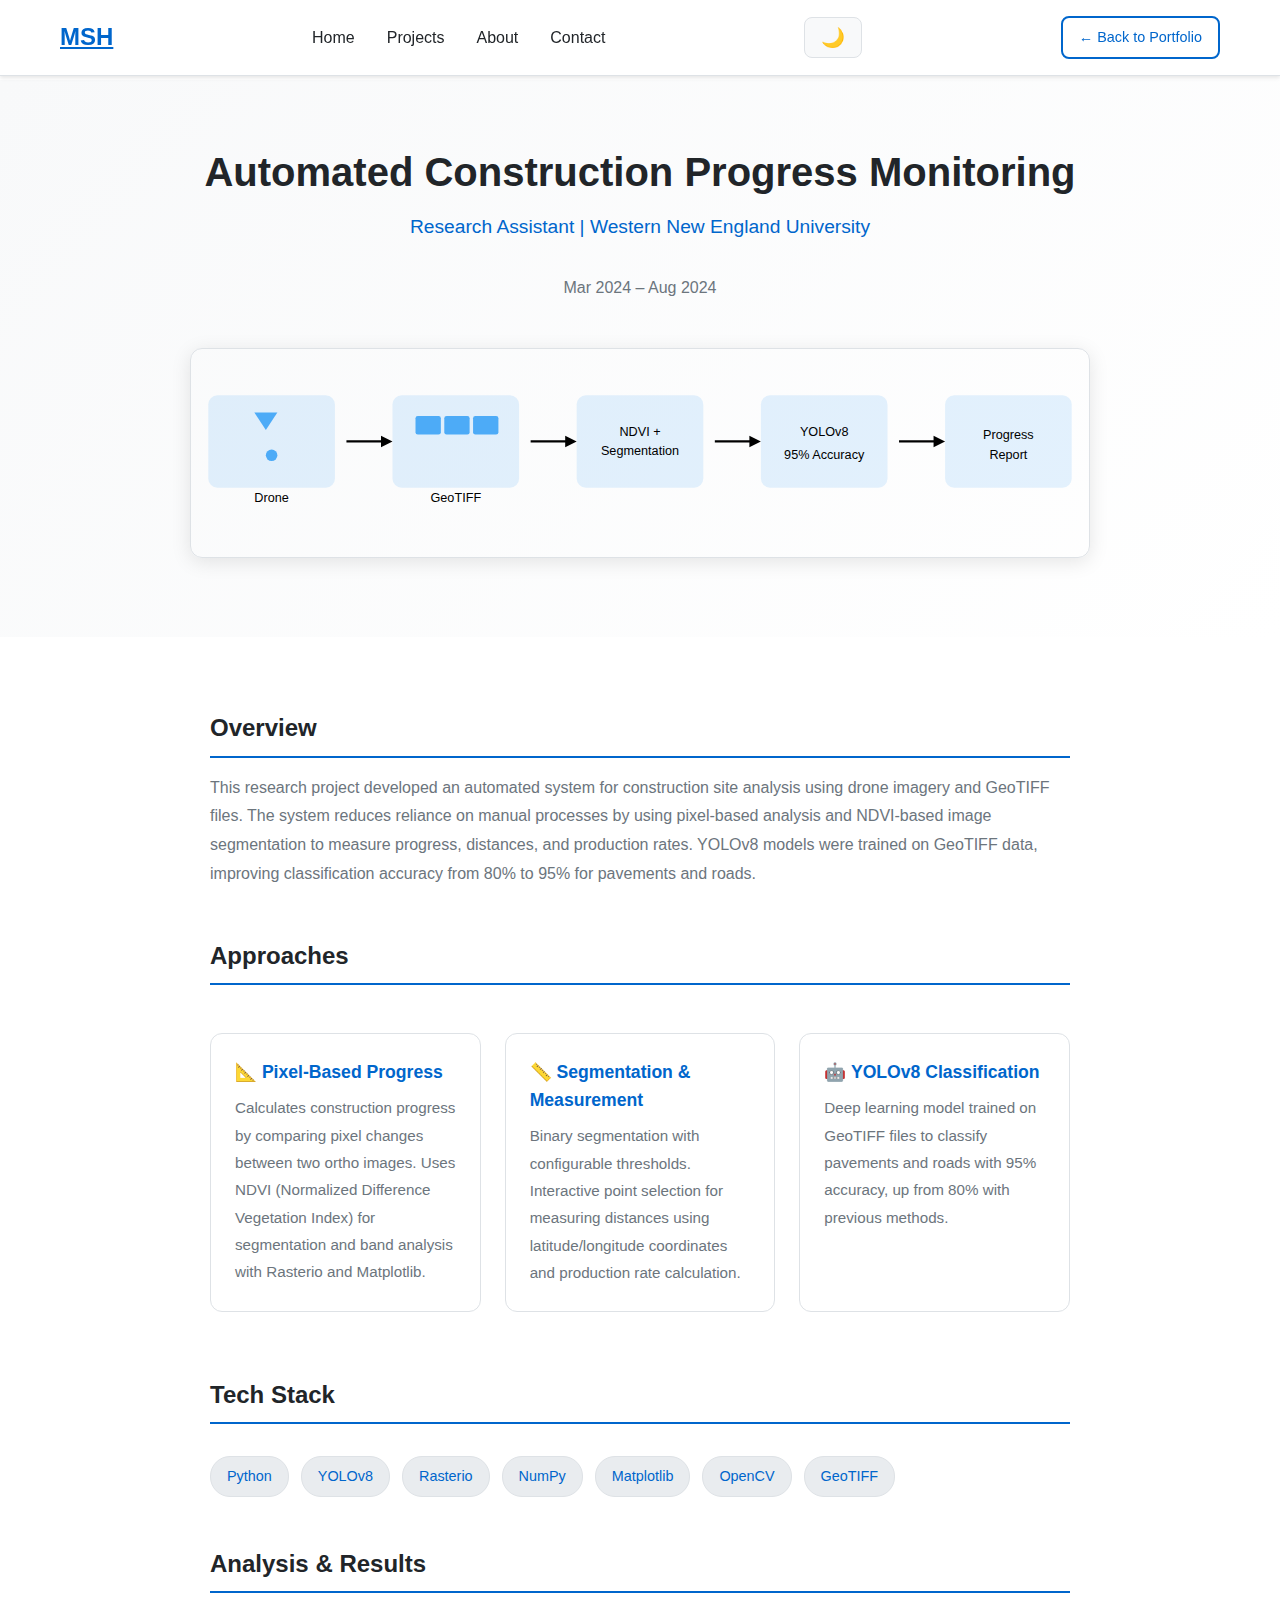
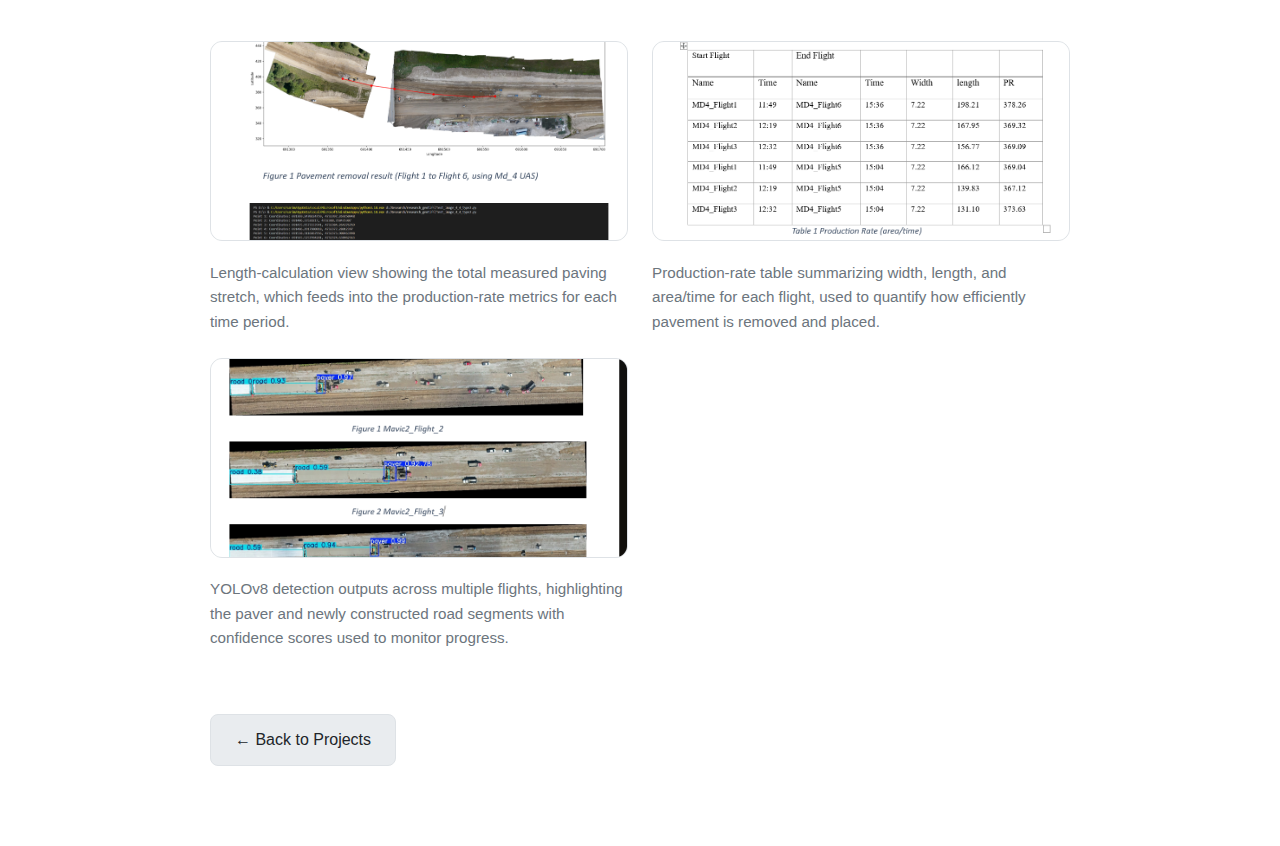
<file: projects/construction/index.html>
<!DOCTYPE html>
<html lang="en">
<head>
    <meta charset="UTF-8">
    <meta name="viewport" content="width=device-width, initial-scale=1.0">
    <title>Construction Progress Monitoring | Mohammed Sarim Hani</title>
    <link rel="stylesheet" href="../../style.css">
    <link rel="stylesheet" href="../project-style.css">
</head>
<body>
    <nav class="navbar">
        <div class="nav-container">
            <a href="../../index.html" class="nav-logo">MSH</a>
            <ul class="nav-menu">
                <li><a href="../../index.html#home" class="nav-link">Home</a></li>
                <li><a href="../../index.html#projects" class="nav-link">Projects</a></li>
                <li><a href="../../index.html#about" class="nav-link">About</a></li>
                <li><a href="../../index.html#contact" class="nav-link">Contact</a></li>
            </ul>
            <button class="theme-toggle" id="theme-toggle" aria-label="Toggle theme"><span class="theme-icon">🌙</span></button>
            <a href="../../index.html" class="btn btn-secondary" style="padding: 0.5rem 1rem; font-size: 0.9rem;">← Back to Portfolio</a>
        </div>
    </nav>

    <main class="project-page">
        <section class="project-hero">
            <h1>Automated Construction Progress Monitoring</h1>
            <p class="project-tagline">Research Assistant | Western New England University</p>
            <p style="color: var(--text-secondary); max-width: 600px; margin: 0 auto 1rem;">Mar 2024 – Aug 2024</p>
            
            <!-- Workflow diagram - helps new users understand the project -->
            <img src="../../assets/images/construction-workflow.svg" alt="Construction monitoring workflow: Drone Imagery → GeoTIFF → NDVI Segmentation → YOLOv8 → Progress Report" class="project-hero-image">
        </section>

        <div class="project-content">
            <h2>Overview</h2>
            <p>
                This research project developed an automated system for construction site analysis using drone imagery and GeoTIFF files. 
                The system reduces reliance on manual processes by using pixel-based analysis and NDVI-based image segmentation to measure 
                progress, distances, and production rates. YOLOv8 models were trained on GeoTIFF data, improving classification accuracy 
                from 80% to 95% for pavements and roads.
            </p>

            <h2>Approaches</h2>
            <div class="project-features">
                <div class="project-feature">
                    <h3>📐 Pixel-Based Progress</h3>
                    <p>Calculates construction progress by comparing pixel changes between two ortho images. Uses NDVI (Normalized Difference Vegetation Index) for segmentation and band analysis with Rasterio and Matplotlib.</p>
                </div>
                <div class="project-feature">
                    <h3>📏 Segmentation & Measurement</h3>
                    <p>Binary segmentation with configurable thresholds. Interactive point selection for measuring distances using latitude/longitude coordinates and production rate calculation.</p>
                </div>
                <div class="project-feature">
                    <h3>🤖 YOLOv8 Classification</h3>
                    <p>Deep learning model trained on GeoTIFF files to classify pavements and roads with 95% accuracy, up from 80% with previous methods.</p>
                </div>
            </div>

            <h2>Tech Stack</h2>
            <div class="project-tech-stack">
                <span class="project-tech-tag">Python</span>
                <span class="project-tech-tag">YOLOv8</span>
                <span class="project-tech-tag">Rasterio</span>
                <span class="project-tech-tag">NumPy</span>
                <span class="project-tech-tag">Matplotlib</span>
                <span class="project-tech-tag">OpenCV</span>
                <span class="project-tech-tag">GeoTIFF</span>
            </div>

            <h2>Analysis & Results</h2>
            <div class="project-image-grid">
                <figure>
                    <img src="../../assets/images/Screenshot 2026-02-04 071525.png" 
                         alt="Total length measurement overlay across construction area" 
                         class="project-detail-image">
                    <figcaption style="margin-top:0.75rem; color: var(--text-secondary); font-size: 0.95rem;">
                        Length‑calculation view showing the total measured paving stretch, which feeds into the production‑rate metrics for each time period.
                    </figcaption>
                </figure>
                <figure>
                    <img src="../../assets/images/Screenshot 2026-02-04 071756.png" 
                         alt="Production rate time sheet for each flight" 
                         class="project-detail-image">
                    <figcaption style="margin-top:0.75rem; color: var(--text-secondary); font-size: 0.95rem;">
                        Production‑rate table summarizing width, length, and area/time for each flight, used to quantify how efficiently pavement is removed and placed.
                    </figcaption>
                </figure>
                <figure>
                    <img src="../../assets/images/Screenshot 2026-02-04 070837.png" 
                         alt="YOLO-based detection of paver and road sections across multiple flights" 
                         class="project-detail-image">
                    <figcaption style="margin-top:0.75rem; color: var(--text-secondary); font-size: 0.95rem;">
                        YOLOv8 detection outputs across multiple flights, highlighting the paver and newly constructed road segments with confidence scores used to monitor progress.
                    </figcaption>
                </figure>
            </div>

            <div class="project-links">
                <a href="../../index.html#projects" class="btn btn-back">← Back to Projects</a>
            </div>
        </div>
    </main>
    <script>
        (function(){var t=localStorage.getItem('theme')||(window.matchMedia('(prefers-color-scheme:dark)').matches?'dark':'light');document.documentElement.setAttribute('data-theme',t);document.querySelector('.theme-icon').textContent=t==='dark'?'☀️':'🌙';document.getElementById('theme-toggle').onclick=function(){var n=document.documentElement.getAttribute('data-theme')==='dark'?'light':'dark';document.documentElement.setAttribute('data-theme',n);localStorage.setItem('theme',n);document.querySelector('.theme-icon').textContent=n==='dark'?'☀️':'🌙';};})();
    </script>
</body>
</html>
</file>
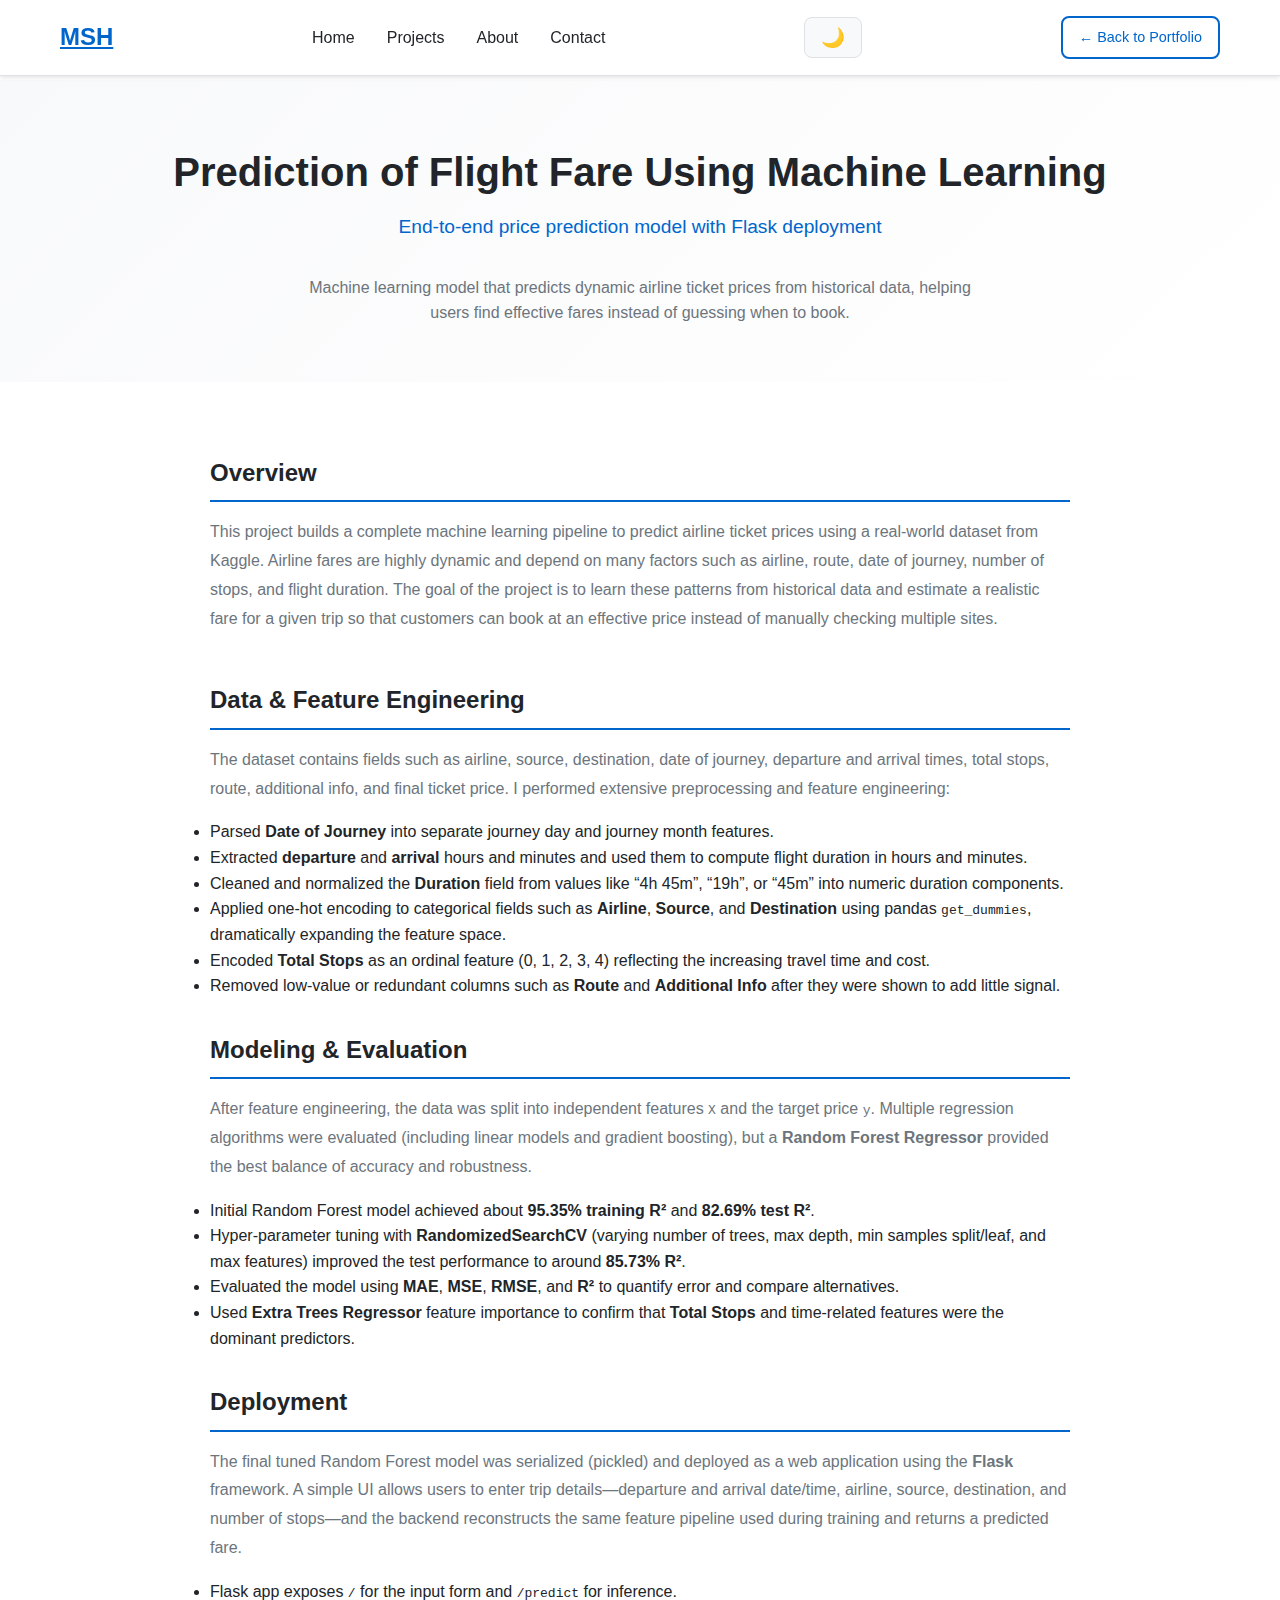
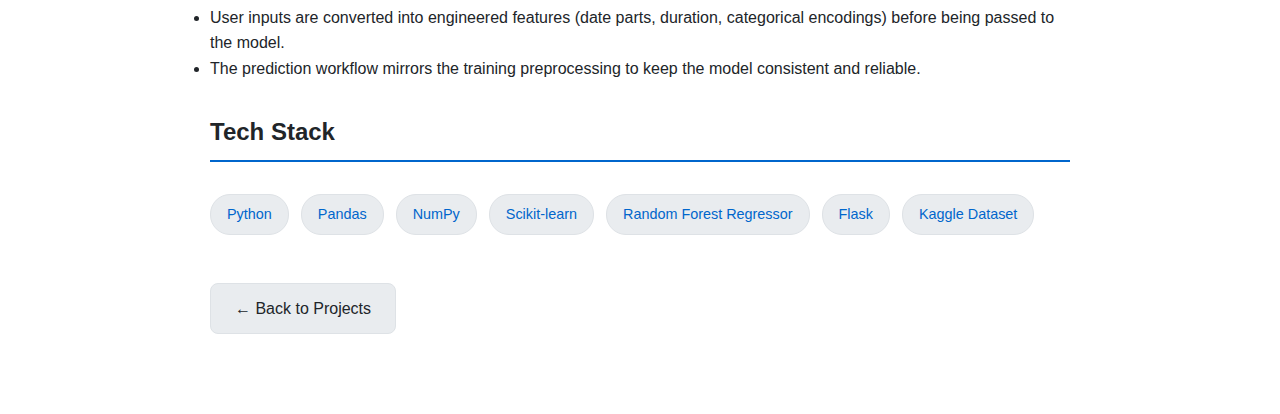
<file: projects/flight-fare/index.html>
<!DOCTYPE html>
<html lang="en">
<head>
    <meta charset="UTF-8">
    <meta name="viewport" content="width=device-width, initial-scale=1.0">
    <title>Flight Fare Prediction | Mohammed Sarim Hani</title>
    <link rel="stylesheet" href="../../style.css">
    <link rel="stylesheet" href="../project-style.css">
</head>
<body>
    <nav class="navbar">
        <div class="nav-container">
            <a href="../../index.html" class="nav-logo">MSH</a>
            <ul class="nav-menu">
                <li><a href="../../index.html#home" class="nav-link">Home</a></li>
                <li><a href="../../index.html#projects" class="nav-link">Projects</a></li>
                <li><a href="../../index.html#about" class="nav-link">About</a></li>
                <li><a href="../../index.html#contact" class="nav-link">Contact</a></li>
            </ul>
            <button class="theme-toggle" id="theme-toggle" aria-label="Toggle theme"><span class="theme-icon">🌙</span></button>
            <a href="../../index.html" class="btn btn-secondary" style="padding: 0.5rem 1rem; font-size: 0.9rem;">← Back to Portfolio</a>
        </div>
    </nav>

    <main class="project-page">
        <section class="project-hero">
            <h1>Prediction of Flight Fare Using Machine Learning</h1>
            <p class="project-tagline">End‑to‑end price prediction model with Flask deployment</p>
            <p style="color: var(--text-secondary); max-width: 700px; margin: 0 auto 1rem;">
                Machine learning model that predicts dynamic airline ticket prices from historical data, helping users find effective fares
                instead of guessing when to book.
            </p>
        </section>

        <div class="project-content">
            <h2>Overview</h2>
            <p>
                This project builds a complete machine learning pipeline to predict airline ticket prices using a real‑world dataset
                from Kaggle. Airline fares are highly dynamic and depend on many factors such as airline, route, date of journey,
                number of stops, and flight duration. The goal of the project is to learn these patterns from historical data and
                estimate a realistic fare for a given trip so that customers can book at an effective price instead of manually
                checking multiple sites.
            </p>

            <h2>Data & Feature Engineering</h2>
            <p>
                The dataset contains fields such as airline, source, destination, date of journey, departure and arrival times,
                total stops, route, additional info, and final ticket price. I performed extensive preprocessing and feature
                engineering:
            </p>
            <ul>
                <li>Parsed <strong>Date of Journey</strong> into separate journey day and journey month features.</li>
                <li>Extracted <strong>departure</strong> and <strong>arrival</strong> hours and minutes and used them to compute flight duration in hours and minutes.</li>
                <li>Cleaned and normalized the <strong>Duration</strong> field from values like “4h 45m”, “19h”, or “45m” into numeric duration components.</li>
                <li>Applied one‑hot encoding to categorical fields such as <strong>Airline</strong>, <strong>Source</strong>, and <strong>Destination</strong> using pandas
                    <code>get_dummies</code>, dramatically expanding the feature space.</li>
                <li>Encoded <strong>Total Stops</strong> as an ordinal feature (0, 1, 2, 3, 4) reflecting the increasing travel time and cost.</li>
                <li>Removed low‑value or redundant columns such as <strong>Route</strong> and <strong>Additional Info</strong> after they were shown to add little signal.</li>
            </ul>

            <h2>Modeling & Evaluation</h2>
            <p>
                After feature engineering, the data was split into independent features <code>X</code> and the target price <code>y</code>. Multiple
                regression algorithms were evaluated (including linear models and gradient boosting), but a
                <strong>Random Forest Regressor</strong> provided the best balance of accuracy and robustness.
            </p>
            <ul>
                <li>Initial Random Forest model achieved about <strong>95.35% training R²</strong> and <strong>82.69% test R²</strong>.</li>
                <li>Hyper‑parameter tuning with <strong>RandomizedSearchCV</strong> (varying number of trees, max depth, min samples split/leaf, and max features) improved the test performance to around <strong>85.73% R²</strong>.</li>
                <li>Evaluated the model using <strong>MAE</strong>, <strong>MSE</strong>, <strong>RMSE</strong>, and <strong>R²</strong> to quantify error and compare alternatives.</li>
                <li>Used <strong>Extra Trees Regressor</strong> feature importance to confirm that <strong>Total Stops</strong> and time‑related features were the dominant predictors.</li>
            </ul>

            <h2>Deployment</h2>
            <p>
                The final tuned Random Forest model was serialized (pickled) and deployed as a web application using the
                <strong>Flask</strong> framework. A simple UI allows users to enter trip details—departure and arrival date/time, airline,
                source, destination, and number of stops—and the backend reconstructs the same feature pipeline used during
                training and returns a predicted fare.
            </p>
            <ul>
                <li>Flask app exposes <code>/</code> for the input form and <code>/predict</code> for inference.</li>
                <li>User inputs are converted into engineered features (date parts, duration, categorical encodings) before being passed to the model.</li>
                <li>The prediction workflow mirrors the training preprocessing to keep the model consistent and reliable.</li>
            </ul>

            <h2>Tech Stack</h2>
            <div class="project-tech-stack">
                <span class="project-tech-tag">Python</span>
                <span class="project-tech-tag">Pandas</span>
                <span class="project-tech-tag">NumPy</span>
                <span class="project-tech-tag">Scikit‑learn</span>
                <span class="project-tech-tag">Random Forest Regressor</span>
                <span class="project-tech-tag">Flask</span>
                <span class="project-tech-tag">Kaggle Dataset</span>
            </div>

            <div class="project-links">
                <a href="../../index.html#projects" class="btn btn-back">← Back to Projects</a>
            </div>
        </div>
    </main>
    <script>
        (function(){var t=localStorage.getItem('theme')||(window.matchMedia('(prefers-color-scheme:dark)').matches?'dark':'light');document.documentElement.setAttribute('data-theme',t);document.querySelector('.theme-icon').textContent=t==='dark'?'☀️':'🌙';document.getElementById('theme-toggle').onclick=function(){var n=document.documentElement.getAttribute('data-theme')==='dark'?'light':'dark';document.documentElement.setAttribute('data-theme',n);localStorage.setItem('theme',n);document.querySelector('.theme-icon').textContent=n==='dark'?'☀️':'🌙';};})();
    </script>
</body>
</html>
</file>
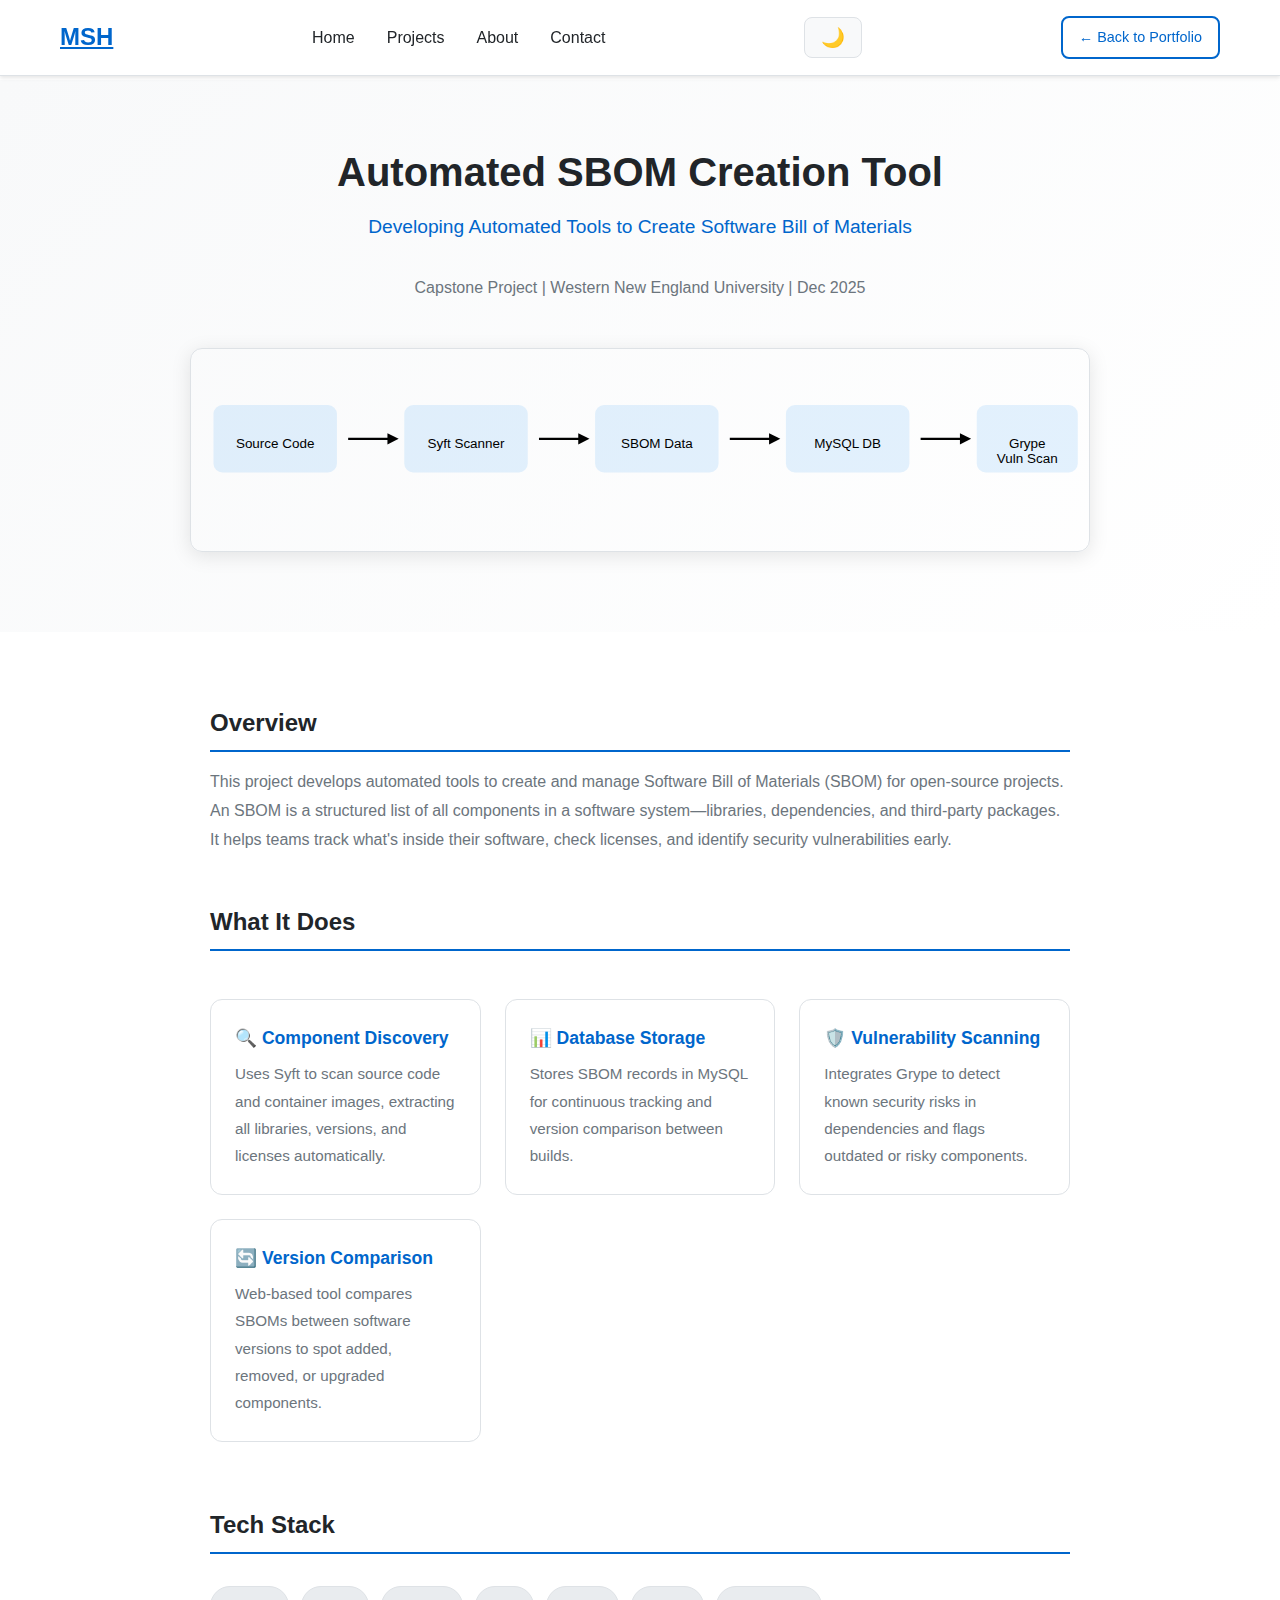
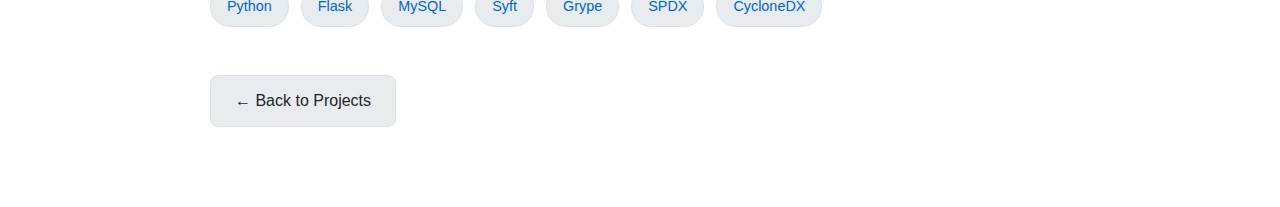
<file: projects/sbom/index.html>
<!DOCTYPE html>
<html lang="en">
<head>
    <meta charset="UTF-8">
    <meta name="viewport" content="width=device-width, initial-scale=1.0">
    <title>SBOM Creation Tool | Mohammed Sarim Hani</title>
    <link rel="stylesheet" href="../../style.css">
    <link rel="stylesheet" href="../project-style.css">
</head>
<body>
    <nav class="navbar">
        <div class="nav-container">
            <a href="../../index.html" class="nav-logo">MSH</a>
            <ul class="nav-menu">
                <li><a href="../../index.html#home" class="nav-link">Home</a></li>
                <li><a href="../../index.html#projects" class="nav-link">Projects</a></li>
                <li><a href="../../index.html#about" class="nav-link">About</a></li>
                <li><a href="../../index.html#contact" class="nav-link">Contact</a></li>
            </ul>
            <button class="theme-toggle" id="theme-toggle" aria-label="Toggle theme"><span class="theme-icon">🌙</span></button>
            <a href="../../index.html" class="btn btn-secondary" style="padding: 0.5rem 1rem; font-size: 0.9rem;">← Back to Portfolio</a>
        </div>
    </nav>

    <main class="project-page">
        <section class="project-hero">
            <h1>Automated SBOM Creation Tool</h1>
            <p class="project-tagline">Developing Automated Tools to Create Software Bill of Materials</p>
            <p style="color: var(--text-secondary); max-width: 600px; margin: 0 auto 1rem;">Capstone Project | Western New England University | Dec 2025</p>
            
            <!-- Workflow diagram - helps new users understand the project -->
            <img src="../../assets/images/sbom-workflow.svg" alt="SBOM workflow: Source Code → Syft → SBOM Data → MySQL DB → Grype Vulnerability Scan" class="project-hero-image">
        </section>

        <div class="project-content">
            <h2>Overview</h2>
            <p>
                This project develops automated tools to create and manage Software Bill of Materials (SBOM) for open-source projects. 
                An SBOM is a structured list of all components in a software system—libraries, dependencies, and third-party packages. 
                It helps teams track what's inside their software, check licenses, and identify security vulnerabilities early.
            </p>

            <h2>What It Does</h2>
            <div class="project-features">
                <div class="project-feature">
                    <h3>🔍 Component Discovery</h3>
                    <p>Uses Syft to scan source code and container images, extracting all libraries, versions, and licenses automatically.</p>
                </div>
                <div class="project-feature">
                    <h3>📊 Database Storage</h3>
                    <p>Stores SBOM records in MySQL for continuous tracking and version comparison between builds.</p>
                </div>
                <div class="project-feature">
                    <h3>🛡️ Vulnerability Scanning</h3>
                    <p>Integrates Grype to detect known security risks in dependencies and flags outdated or risky components.</p>
                </div>
                <div class="project-feature">
                    <h3>🔄 Version Comparison</h3>
                    <p>Web-based tool compares SBOMs between software versions to spot added, removed, or upgraded components.</p>
                </div>
            </div>

            <h2>Tech Stack</h2>
            <div class="project-tech-stack">
                <span class="project-tech-tag">Python</span>
                <span class="project-tech-tag">Flask</span>
                <span class="project-tech-tag">MySQL</span>
                <span class="project-tech-tag">Syft</span>
                <span class="project-tech-tag">Grype</span>
                <span class="project-tech-tag">SPDX</span>
                <span class="project-tech-tag">CycloneDX</span>
            </div>

            <div class="project-links">
                <a href="../../index.html#projects" class="btn btn-back">← Back to Projects</a>
            </div>
        </div>
    </main>
    <script>
        (function(){var t=localStorage.getItem('theme')||(window.matchMedia('(prefers-color-scheme:dark)').matches?'dark':'light');document.documentElement.setAttribute('data-theme',t);document.querySelector('.theme-icon').textContent=t==='dark'?'☀️':'🌙';document.getElementById('theme-toggle').onclick=function(){var n=document.documentElement.getAttribute('data-theme')==='dark'?'light':'dark';document.documentElement.setAttribute('data-theme',n);localStorage.setItem('theme',n);document.querySelector('.theme-icon').textContent=n==='dark'?'☀️':'🌙';};})();
    </script>
</body>
</html>
</file>
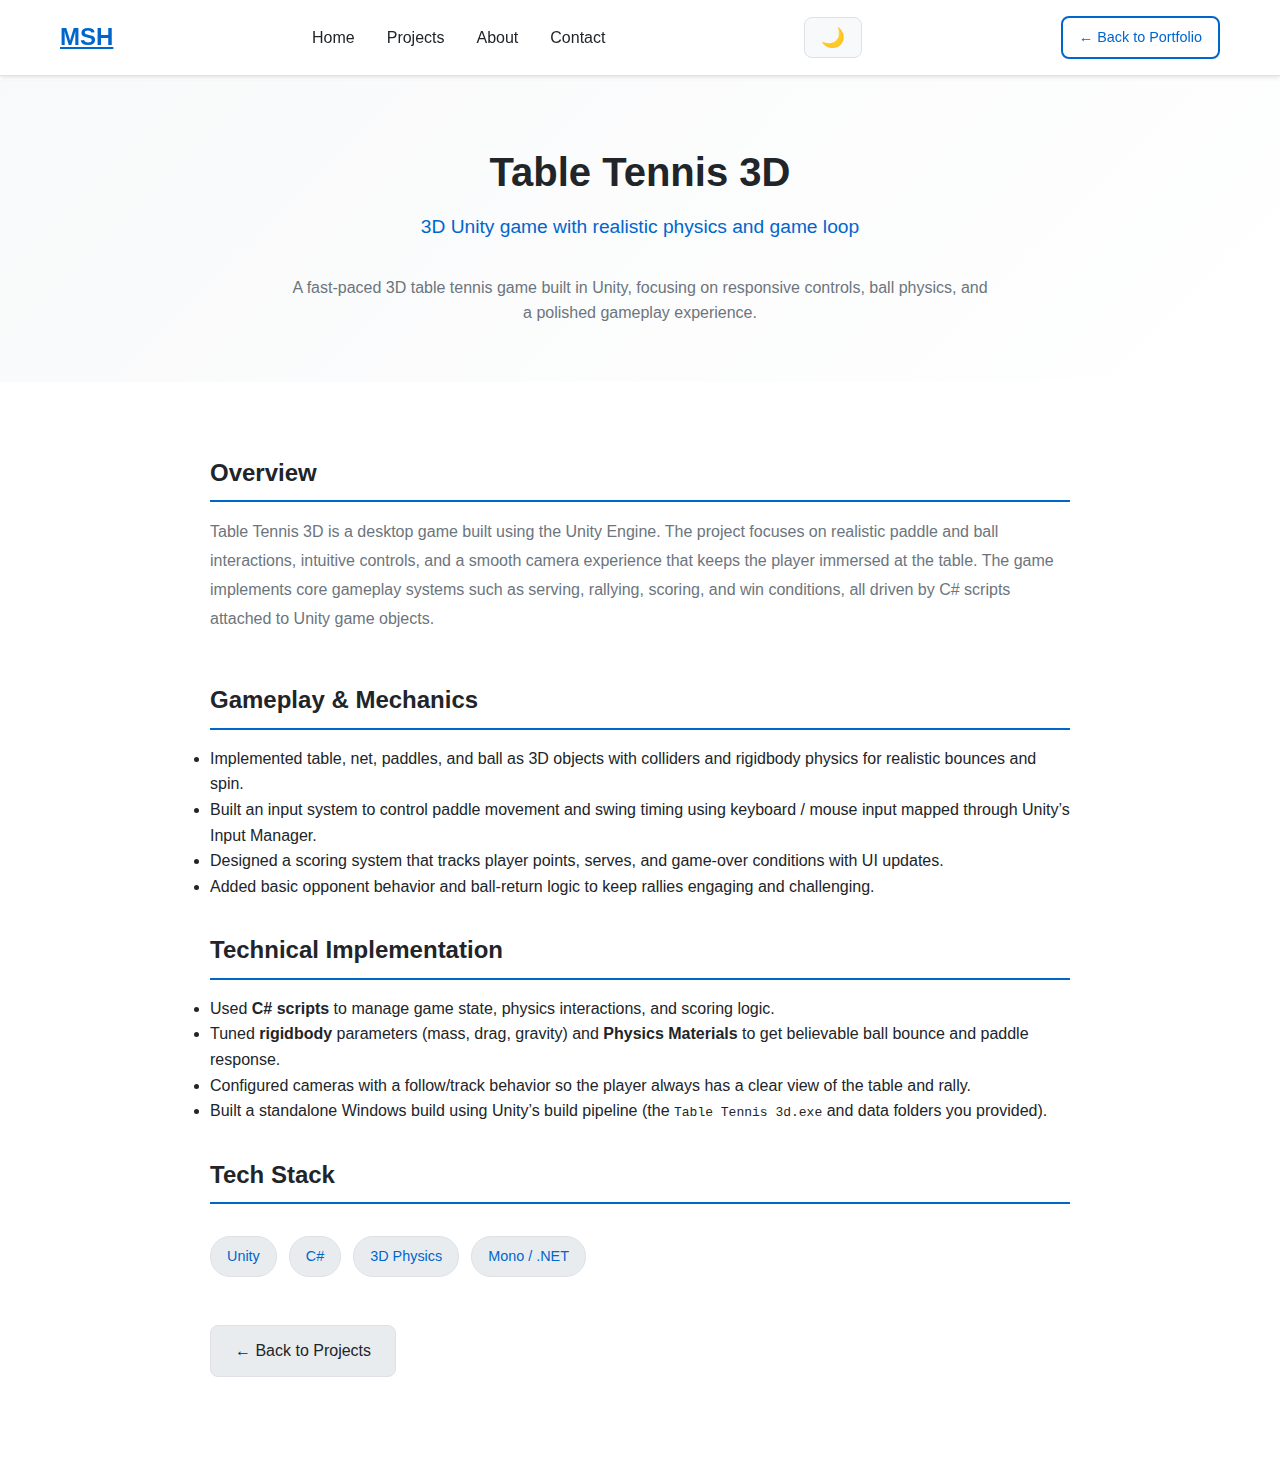
<file: projects/table-tennis/index.html>
<!DOCTYPE html>
<html lang="en">
<head>
    <meta charset="UTF-8">
    <meta name="viewport" content="width=device-width, initial-scale=1.0">
    <title>Table Tennis 3D | Mohammed Sarim Hani</title>
    <link rel="stylesheet" href="../../style.css">
    <link rel="stylesheet" href="../project-style.css">
</head>
<body>
    <nav class="navbar">
        <div class="nav-container">
            <a href="../../index.html" class="nav-logo">MSH</a>
            <ul class="nav-menu">
                <li><a href="../../index.html#home" class="nav-link">Home</a></li>
                <li><a href="../../index.html#projects" class="nav-link">Projects</a></li>
                <li><a href="../../index.html#about" class="nav-link">About</a></li>
                <li><a href="../../index.html#contact" class="nav-link">Contact</a></li>
            </ul>
            <button class="theme-toggle" id="theme-toggle" aria-label="Toggle theme"><span class="theme-icon">🌙</span></button>
            <a href="../../index.html" class="btn btn-secondary" style="padding: 0.5rem 1rem; font-size: 0.9rem;">← Back to Portfolio</a>
        </div>
    </nav>

    <main class="project-page">
        <section class="project-hero">
            <h1>Table Tennis 3D</h1>
            <p class="project-tagline">3D Unity game with realistic physics and game loop</p>
            <p style="color: var(--text-secondary); max-width: 700px; margin: 0 auto 1rem;">
                A fast‑paced 3D table tennis game built in Unity, focusing on responsive controls, ball physics, and a polished
                gameplay experience.
            </p>
        </section>

        <div class="project-content">
            <h2>Overview</h2>
            <p>
                Table Tennis 3D is a desktop game built using the Unity Engine. The project focuses on realistic paddle and ball
                interactions, intuitive controls, and a smooth camera experience that keeps the player immersed at the table.
                The game implements core gameplay systems such as serving, rallying, scoring, and win conditions, all driven by
                C# scripts attached to Unity game objects.
            </p>

            <h2>Gameplay & Mechanics</h2>
            <ul>
                <li>Implemented table, net, paddles, and ball as 3D objects with colliders and rigidbody physics for realistic bounces and spin.</li>
                <li>Built an input system to control paddle movement and swing timing using keyboard / mouse input mapped through Unity’s Input Manager.</li>
                <li>Designed a scoring system that tracks player points, serves, and game‑over conditions with UI updates.</li>
                <li>Added basic opponent behavior and ball‑return logic to keep rallies engaging and challenging.</li>
            </ul>

            <h2>Technical Implementation</h2>
            <ul>
                <li>Used <strong>C# scripts</strong> to manage game state, physics interactions, and scoring logic.</li>
                <li>Tuned <strong>rigidbody</strong> parameters (mass, drag, gravity) and <strong>Physics Materials</strong> to get believable ball bounce and paddle response.</li>
                <li>Configured cameras with a follow/track behavior so the player always has a clear view of the table and rally.</li>
                <li>Built a standalone Windows build using Unity’s build pipeline (the <code>Table Tennis 3d.exe</code> and data folders you provided).</li>
            </ul>

            <h2>Tech Stack</h2>
            <div class="project-tech-stack">
                <span class="project-tech-tag">Unity</span>
                <span class="project-tech-tag">C#</span>
                <span class="project-tech-tag">3D Physics</span>
                <span class="project-tech-tag">Mono / .NET</span>
            </div>

            <div class="project-links">
                <a href="../../index.html#projects" class="btn btn-back">← Back to Projects</a>
            </div>
        </div>
    </main>
    <script>
        (function(){var t=localStorage.getItem('theme')||(window.matchMedia('(prefers-color-scheme:dark)').matches?'dark':'light');document.documentElement.setAttribute('data-theme',t);document.querySelector('.theme-icon').textContent=t==='dark'?'☀️':'🌙';document.getElementById('theme-toggle').onclick=function(){var n=document.documentElement.getAttribute('data-theme')==='dark'?'light':'dark';document.documentElement.setAttribute('data-theme',n);localStorage.setItem('theme',n);document.querySelector('.theme-icon').textContent=n==='dark'?'☀️':'🌙';};})();
    </script>
</body>
</html>
</file>
<file: style.css>
/* ============================================
   CSS Variables for Theme Support
   ============================================ */
:root {
    /* Light Theme Colors */
    --bg-primary: #ffffff;
    --bg-secondary: #f8f9fa;
    --bg-tertiary: #e9ecef;
    --text-primary: #212529;
    --text-secondary: #6c757d;
    --text-tertiary: #adb5bd;
    --accent-primary: #0066cc;
    --accent-hover: #0052a3;
    --border-color: #dee2e6;
    --shadow: rgba(0, 0, 0, 0.1);
    --shadow-hover: rgba(0, 0, 0, 0.15);
    --card-bg: #ffffff;
}

/* Dark Theme Colors */
[data-theme="dark"] {
    --bg-primary: #121212;
    --bg-secondary: #1e1e1e;
    --bg-tertiary: #2d2d2d;
    --text-primary: #e9ecef;
    --text-secondary: #adb5bd;
    --text-tertiary: #6c757d;
    --accent-primary: #4dabf7;
    --accent-hover: #339af0;
    --border-color: #343a40;
    --shadow: rgba(0, 0, 0, 0.3);
    --shadow-hover: rgba(0, 0, 0, 0.4);
    --card-bg: #1e1e1e;
}

/* ============================================
   Global Styles
   ============================================ */
* {
    margin: 0;
    padding: 0;
    box-sizing: border-box;
}

html {
    scroll-behavior: smooth;
}

body {
    font-family: -apple-system, BlinkMacSystemFont, 'Segoe UI', Roboto, 'Helvetica Neue', Arial, sans-serif;
    line-height: 1.6;
    color: var(--text-primary);
    background-color: var(--bg-primary);
    transition: background-color 0.3s ease, color 0.3s ease;
}

.container {
    max-width: 1200px;
    margin: 0 auto;
    padding: 0 20px;
}

/* ============================================
   Navigation Bar
   ============================================ */
.navbar {
    position: fixed;
    top: 0;
    width: 100%;
    background-color: var(--bg-primary);
    border-bottom: 1px solid var(--border-color);
    z-index: 1000;
    transition: background-color 0.3s ease, border-color 0.3s ease;
    box-shadow: 0 2px 4px var(--shadow);
}

.nav-container {
    max-width: 1200px;
    margin: 0 auto;
    padding: 1rem 20px;
    display: flex;
    justify-content: space-between;
    align-items: center;
}

.nav-logo {
    font-size: 1.5rem;
    font-weight: bold;
    color: var(--accent-primary);
}

.nav-menu {
    display: flex;
    list-style: none;
    gap: 2rem;
}

.nav-link {
    text-decoration: none;
    color: var(--text-primary);
    font-weight: 500;
    transition: color 0.3s ease;
    position: relative;
}

.nav-link:hover {
    color: var(--accent-primary);
}

.nav-link::after {
    content: '';
    position: absolute;
    bottom: -5px;
    left: 0;
    width: 0;
    height: 2px;
    background-color: var(--accent-primary);
    transition: width 0.3s ease;
}

.nav-link:hover::after {
    width: 100%;
}

.theme-toggle {
    background: none;
    border: 1px solid var(--border-color);
    padding: 0.5rem 1rem;
    border-radius: 8px;
    cursor: pointer;
    font-size: 1.2rem;
    transition: background-color 0.3s ease, border-color 0.3s ease;
    background-color: var(--bg-secondary);
}

.theme-toggle:hover {
    background-color: var(--bg-tertiary);
}

.hamburger {
    display: none;
    flex-direction: column;
    cursor: pointer;
    gap: 4px;
}

.hamburger span {
    width: 25px;
    height: 3px;
    background-color: var(--text-primary);
    transition: all 0.3s ease;
    border-radius: 3px;
}

/* ============================================
   Hero Section
   ============================================ */
.hero {
    min-height: 100vh;
    display: flex;
    align-items: center;
    justify-content: center;
    background: linear-gradient(135deg, var(--bg-secondary) 0%, var(--bg-primary) 100%);
    padding: 100px 20px 60px;
    text-align: center;
}

.hero-content {
    max-width: 800px;
}

.hero-title {
    font-size: 3.5rem;
    font-weight: 700;
    margin-bottom: 1rem;
    color: var(--text-primary);
    animation: fadeInUp 0.8s ease;
}

.hero-subtitle {
    font-size: 1.5rem;
    color: var(--accent-primary);
    margin-bottom: 1.5rem;
    font-weight: 500;
    animation: fadeInUp 0.8s ease 0.2s both;
}

.hero-description {
    font-size: 1.1rem;
    color: var(--text-secondary);
    margin-bottom: 2rem;
    line-height: 1.8;
    animation: fadeInUp 0.8s ease 0.4s both;
}

.hero-buttons {
    display: flex;
    gap: 1rem;
    justify-content: center;
    flex-wrap: wrap;
    animation: fadeInUp 0.8s ease 0.6s both;
}

.btn {
    padding: 0.875rem 2rem;
    border-radius: 8px;
    text-decoration: none;
    font-weight: 500;
    transition: all 0.3s ease;
    display: inline-block;
    border: 2px solid transparent;
}

.btn-primary {
    background-color: var(--accent-primary);
    color: white;
}

.btn-primary:hover {
    background-color: var(--accent-hover);
    transform: translateY(-2px);
    box-shadow: 0 4px 12px var(--shadow-hover);
}

.btn-secondary {
    background-color: transparent;
    color: var(--accent-primary);
    border-color: var(--accent-primary);
}

.btn-secondary:hover {
    background-color: var(--accent-primary);
    color: white;
    transform: translateY(-2px);
}

/* ============================================
   Section Styles
   ============================================ */
section {
    padding: 80px 20px;
}

.section-title {
    font-size: 2.5rem;
    font-weight: 700;
    text-align: center;
    margin-bottom: 3rem;
    color: var(--text-primary);
    position: relative;
}

.section-title::after {
    content: '';
    display: block;
    width: 60px;
    height: 4px;
    background-color: var(--accent-primary);
    margin: 1rem auto 0;
    border-radius: 2px;
}

/* ============================================
   About Section
   ============================================ */
.about {
    background-color: var(--bg-secondary);
}

.about-content {
    max-width: 900px;
    margin: 0 auto;
}

.about-text {
    margin-bottom: 3rem;
}

.about-text p {
    font-size: 1.1rem;
    color: var(--text-secondary);
    line-height: 1.8;
    text-align: center;
}

.education {
    margin-bottom: 3rem;
}

.education h3,
.skills h3 {
    font-size: 1.8rem;
    margin-bottom: 1.5rem;
    color: var(--text-primary);
}

.education-item {
    background-color: var(--card-bg);
    padding: 1.5rem;
    border-radius: 12px;
    margin-bottom: 1.5rem;
    border: 1px solid var(--border-color);
    transition: transform 0.3s ease, box-shadow 0.3s ease;
}

.education-item:hover {
    transform: translateY(-2px);
    box-shadow: 0 4px 12px var(--shadow);
}

.education-item h4 {
    font-size: 1.3rem;
    margin-bottom: 0.5rem;
    color: var(--text-primary);
}

.institution {
    color: var(--accent-primary);
    font-weight: 500;
    margin-bottom: 0.25rem;
}

.date {
    color: var(--text-secondary);
    font-size: 0.95rem;
}

/* ============================================
   Education Section (standalone, at end of page)
   ============================================ */
.education-section {
    background-color: var(--bg-secondary);
}

.education-content {
    max-width: 900px;
    margin: 0 auto;
}

.education-section .education-item:last-child {
    margin-bottom: 0;
}

.skills {
    margin-bottom: 2rem;
}

.skills-category {
    margin-bottom: 2rem;
}

.skills-category h4 {
    font-size: 1.2rem;
    margin-bottom: 1rem;
    color: var(--text-primary);
}

.skills-tags {
    display: flex;
    flex-wrap: wrap;
    gap: 0.75rem;
}

.skill-tag {
    background-color: var(--bg-tertiary);
    color: var(--text-primary);
    padding: 0.5rem 1rem;
    border-radius: 20px;
    font-size: 0.9rem;
    font-weight: 500;
    border: 1px solid var(--border-color);
    transition: all 0.3s ease;
}

.skill-tag:hover {
    background-color: var(--accent-primary);
    color: white;
    transform: translateY(-2px);
}

/* ============================================
   Projects Section
   ============================================ */
.projects {
    background-color: var(--bg-primary);
}

.projects-controls {
    display: flex;
    gap: 1rem;
    margin-bottom: 2rem;
    flex-wrap: wrap;
}

.search-box {
    flex: 1;
    min-width: 250px;
    position: relative;
}

.search-box input {
    width: 100%;
    padding: 0.875rem 2.5rem 0.875rem 1rem;
    border: 2px solid var(--border-color);
    border-radius: 8px;
    font-size: 1rem;
    background-color: var(--card-bg);
    color: var(--text-primary);
    transition: border-color 0.3s ease;
}

.search-box input:focus {
    outline: none;
    border-color: var(--accent-primary);
}

.search-icon {
    position: absolute;
    right: 1rem;
    top: 50%;
    transform: translateY(-50%);
    pointer-events: none;
}

.project-dropdown-box {
    flex: 1;
    min-width: 260px;
}

.project-dropdown-box select {
    width: 100%;
    padding: 1rem 1.25rem;
    border: 2px solid var(--border-color);
    border-radius: 8px;
    font-size: 1.05rem;
    background-color: var(--card-bg);
    color: var(--text-primary);
    cursor: pointer;
    transition: border-color 0.3s ease;
}

.project-dropdown-box select:focus {
    outline: none;
    border-color: var(--accent-primary);
}

.filter-box {
    min-width: 200px;
}

.filter-box select {
    width: 100%;
    padding: 0.875rem 1rem;
    border: 2px solid var(--border-color);
    border-radius: 8px;
    font-size: 1rem;
    background-color: var(--card-bg);
    color: var(--text-primary);
    cursor: pointer;
    transition: border-color 0.3s ease;
}

.filter-box select:focus {
    outline: none;
    border-color: var(--accent-primary);
}

.projects-grid {
    display: grid;
    grid-template-columns: repeat(auto-fill, minmax(320px, 1fr));
    gap: 2rem;
    margin-top: 2rem;
}

/* Project detail panel (shown when selecting from dropdown) */
.project-detail {
    margin-top: 2.5rem;
    background-color: var(--card-bg);
    border-radius: 12px;
    border: 1px solid var(--border-color);
    padding: 2rem;
    box-shadow: 0 4px 16px var(--shadow);
}

.project-detail-title {
    font-size: 1.8rem;
    margin-bottom: 1rem;
    color: var(--text-primary);
}

.project-detail-grid {
    display: grid;
    grid-template-columns: minmax(0, 2fr) minmax(0, 1.5fr);
    gap: 2rem;
    align-items: flex-start;
}

.project-detail-section h4 {
    font-size: 1.1rem;
    margin-bottom: 0.5rem;
    color: var(--accent-primary);
}

.project-detail-section ul {
    list-style: disc;
    margin-left: 1.25rem;
    color: var(--text-secondary);
}

.project-detail-section li {
    margin-bottom: 0.35rem;
}

.project-detail-image {
    width: 100%;
    border-radius: 12px;
    border: 1px solid var(--border-color);
    object-fit: cover;
    max-height: 260px;
    background-color: var(--bg-tertiary);
}

.hidden {
    display: none;
}

.project-card {
    background-color: var(--card-bg);
    border-radius: 12px;
    overflow: hidden;
    border: 1px solid var(--border-color);
    transition: transform 0.3s ease, box-shadow 0.3s ease;
    display: flex;
    flex-direction: column;
}

.project-card:hover {
    transform: translateY(-4px);
    box-shadow: 0 8px 24px var(--shadow-hover);
}

.project-image {
    width: 100%;
    height: 200px;
    object-fit: cover;
    background-color: var(--bg-tertiary);
}

.project-content {
    padding: 1.5rem;
    flex: 1;
    display: flex;
    flex-direction: column;
}

.project-title {
    font-size: 1.5rem;
    font-weight: 600;
    margin-bottom: 0.75rem;
    color: var(--text-primary);
}

.project-description {
    color: var(--text-secondary);
    margin-bottom: 1rem;
    line-height: 1.6;
    flex: 1;
}

.project-tech {
    display: flex;
    flex-wrap: wrap;
    gap: 0.5rem;
    margin-bottom: 1.5rem;
}

.tech-tag {
    background-color: var(--bg-tertiary);
    color: var(--accent-primary);
    padding: 0.25rem 0.75rem;
    border-radius: 12px;
    font-size: 0.85rem;
    font-weight: 500;
    border: 1px solid var(--border-color);
}

.project-links {
    display: flex;
    gap: 1rem;
    margin-top: auto;
}

.project-link {
    color: var(--accent-primary);
    text-decoration: none;
    font-weight: 500;
    display: flex;
    align-items: center;
    gap: 0.5rem;
    transition: color 0.3s ease;
}

.project-link:hover {
    color: var(--accent-hover);
    text-decoration: underline;
}

.loading-message,
.no-results {
    grid-column: 1 / -1;
    text-align: center;
    padding: 3rem;
    color: var(--text-secondary);
    font-size: 1.1rem;
}

/* ============================================
   Contact Section
   ============================================ */
.contact {
    background-color: var(--bg-secondary);
}

.contact-description {
    text-align: center;
    font-size: 1.1rem;
    color: var(--text-secondary);
    margin-bottom: 2rem;
    max-width: 600px;
    margin-left: auto;
    margin-right: auto;
}

.contact-info {
    max-width: 600px;
    margin: 0 auto;
    background-color: var(--card-bg);
    padding: 2rem;
    border-radius: 12px;
    border: 1px solid var(--border-color);
}

.contact-item {
    margin-bottom: 1.5rem;
    font-size: 1.1rem;
    color: var(--text-primary);
}

.contact-item:last-child {
    margin-bottom: 0;
}

.contact-item strong {
    display: block;
    margin-bottom: 0.5rem;
    color: var(--accent-primary);
}

.contact-item a {
    color: var(--text-primary);
    text-decoration: none;
    transition: color 0.3s ease;
}

.contact-item a:hover {
    color: var(--accent-primary);
    text-decoration: underline;
}

/* ============================================
   Footer
   ============================================ */
.footer {
    background-color: var(--bg-tertiary);
    padding: 2rem 20px;
    border-top: 1px solid var(--border-color);
}

.footer-content {
    max-width: 1200px;
    margin: 0 auto;
    display: flex;
    justify-content: space-between;
    align-items: center;
    flex-wrap: wrap;
    gap: 1rem;
}

.footer-content p {
    color: var(--text-secondary);
}

.footer-links {
    display: flex;
    gap: 2rem;
}

.footer-links a {
    color: var(--text-primary);
    text-decoration: none;
    font-weight: 500;
    transition: color 0.3s ease;
}

.footer-links a:hover {
    color: var(--accent-primary);
}

/* ============================================
   Animations
   ============================================ */
@keyframes fadeInUp {
    from {
        opacity: 0;
        transform: translateY(20px);
    }
    to {
        opacity: 1;
        transform: translateY(0);
    }
}

/* ============================================
   Responsive Design
   ============================================ */
@media (max-width: 768px) {
    .nav-menu {
        position: fixed;
        left: -100%;
        top: 70px;
        flex-direction: column;
        background-color: var(--bg-primary);
        width: 100%;
        text-align: center;
        transition: 0.3s;
        box-shadow: 0 10px 27px var(--shadow);
        padding: 2rem 0;
        border-bottom: 1px solid var(--border-color);
    }

    .nav-menu.active {
        left: 0;
    }

    .hamburger {
        display: flex;
    }

    .hamburger.active span:nth-child(1) {
        transform: rotate(-45deg) translate(-5px, 6px);
    }

    .hamburger.active span:nth-child(2) {
        opacity: 0;
    }

    .hamburger.active span:nth-child(3) {
        transform: rotate(45deg) translate(-5px, -6px);
    }

    .hero-title {
        font-size: 2.5rem;
    }

    .hero-subtitle {
        font-size: 1.25rem;
    }

    .hero-description {
        font-size: 1rem;
    }

    .section-title {
        font-size: 2rem;
    }

    .projects-grid {
        grid-template-columns: 1fr;
    }

    .projects-controls {
        flex-direction: column;
    }

    .footer-content {
        flex-direction: column;
        text-align: center;
    }

    .footer-links {
        justify-content: center;
    }
}

@media (max-width: 480px) {
    .hero-title {
        font-size: 2rem;
    }

    .hero-subtitle {
        font-size: 1.1rem;
    }

    .btn {
        padding: 0.75rem 1.5rem;
        font-size: 0.9rem;
    }

    section {
        padding: 60px 20px;
    }
}
</file>
<file: projects/project-style.css>
/* Project detail page styles - shared across project pages */
.project-page {
    padding-top: 80px;
    min-height: 100vh;
}
.project-hero {
    padding: 60px 20px 40px;
    text-align: center;
    background: linear-gradient(135deg, var(--bg-secondary) 0%, var(--bg-primary) 100%);
}
.project-hero h1 {
    font-size: 2.5rem;
    margin-bottom: 0.5rem;
    color: var(--text-primary);
}
.project-hero .project-tagline {
    font-size: 1.2rem;
    color: var(--accent-primary);
    margin-bottom: 2rem;
}
.project-hero-image {
    max-width: 900px;
    width: 100%;
    height: auto;
    border-radius: 12px;
    margin: 2rem auto;
    border: 1px solid var(--border-color);
    box-shadow: 0 4px 20px var(--shadow);
}
.project-content {
    max-width: 900px;
    margin: 0 auto;
    padding: 40px 20px 80px;
}
.project-content h2 {
    font-size: 1.5rem;
    margin: 2rem 0 1rem;
    color: var(--text-primary);
    padding-bottom: 0.5rem;
    border-bottom: 2px solid var(--accent-primary);
}
.project-content p {
    color: var(--text-secondary);
    line-height: 1.8;
    margin-bottom: 1rem;
}
.project-features {
    display: grid;
    grid-template-columns: repeat(auto-fit, minmax(250px, 1fr));
    gap: 1.5rem;
    margin: 2rem 0;
}
.project-feature {
    background: var(--card-bg);
    padding: 1.5rem;
    border-radius: 12px;
    border: 1px solid var(--border-color);
}
.project-feature h3 {
    font-size: 1.1rem;
    margin-bottom: 0.5rem;
    color: var(--accent-primary);
}
.project-feature p {
    font-size: 0.95rem;
    margin: 0;
}
.project-tech-stack {
    display: flex;
    flex-wrap: wrap;
    gap: 0.75rem;
    margin: 1rem 0;
}
.project-tech-tag {
    background: var(--bg-tertiary);
    color: var(--accent-primary);
    padding: 0.5rem 1rem;
    border-radius: 20px;
    font-size: 0.9rem;
    font-weight: 500;
    border: 1px solid var(--border-color);
}
.project-image-grid {
    display: grid;
    grid-template-columns: repeat(auto-fit, minmax(280px, 1fr));
    gap: 1.5rem;
    margin: 2rem 0;
}
.project-image-grid img {
    width: 100%;
    height: 200px;
    object-fit: cover;
    border-radius: 12px;
    border: 1px solid var(--border-color);
}
.project-links {
    display: flex;
    gap: 1rem;
    margin-top: 2rem;
    flex-wrap: wrap;
}
.project-links a {
    padding: 0.75rem 1.5rem;
    border-radius: 8px;
    text-decoration: none;
    font-weight: 500;
    transition: all 0.3s ease;
}
.project-links .btn-back {
    background: var(--bg-tertiary);
    color: var(--text-primary);
    border: 1px solid var(--border-color);
}
.project-links .btn-github {
    background: var(--accent-primary);
    color: white;
}
.project-links .btn-back:hover,
.project-links .btn-github:hover {
    transform: translateY(-2px);
    box-shadow: 0 4px 12px var(--shadow-hover);
}
</file>
